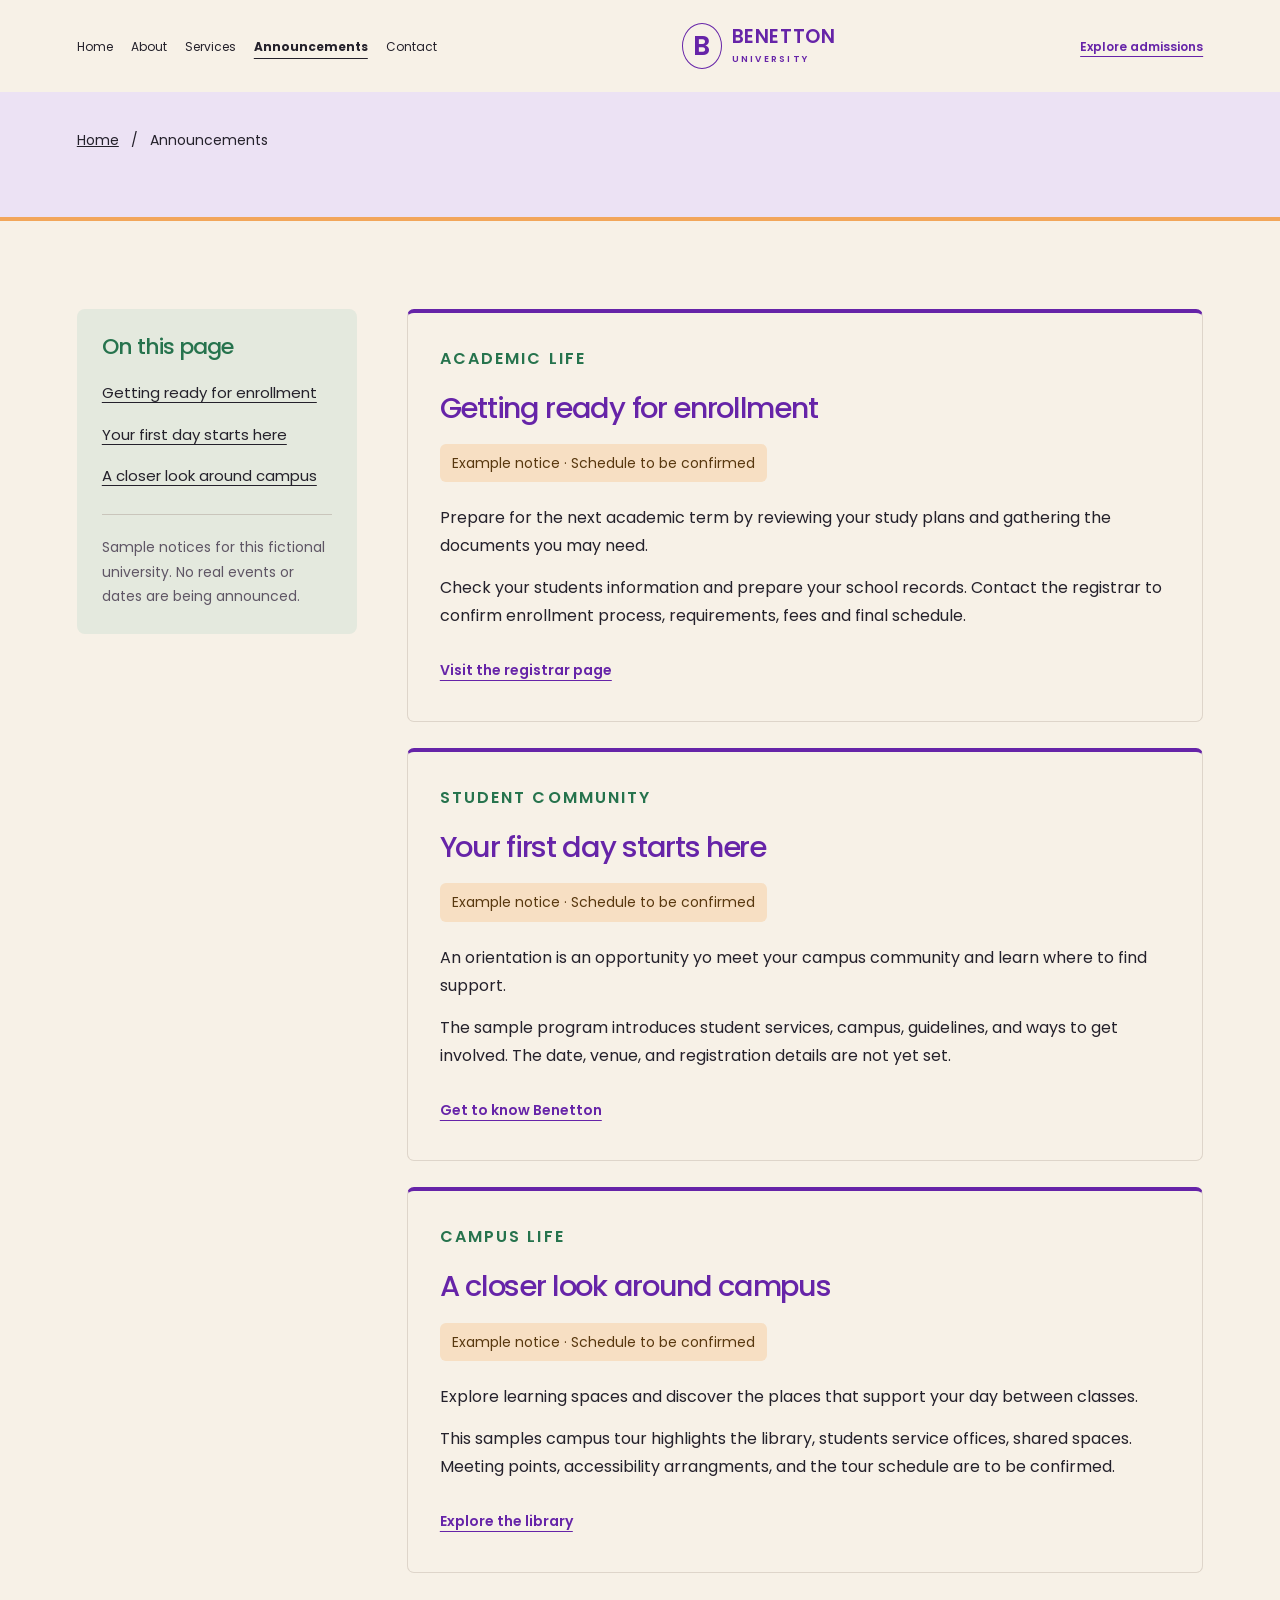
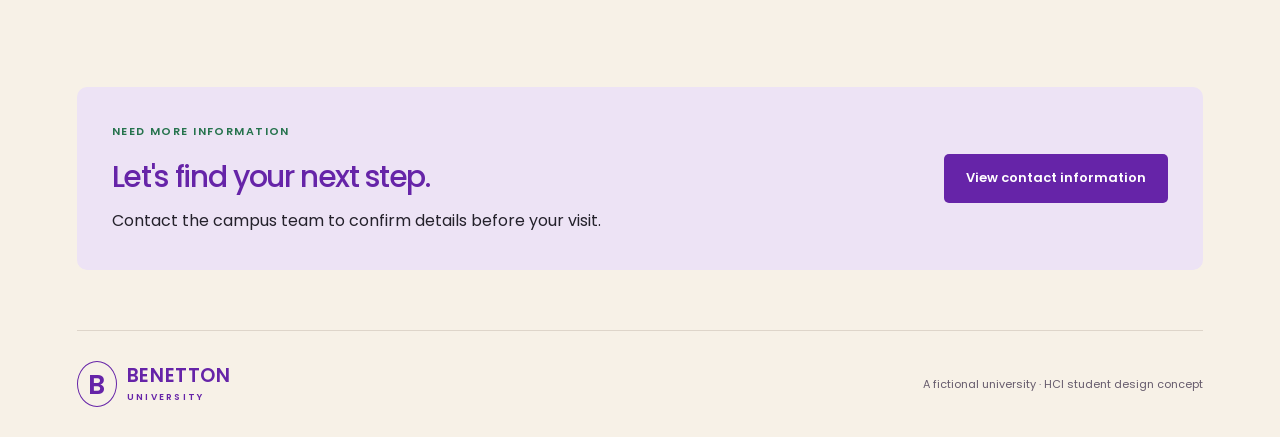
<file: announcement.html>
<!DOCTYPE html>
<html lang="en">
<head>
  <meta charset="UTF-8">
  <meta name="viewport" content="width=device-width, initial-scale=1.0">

  <title>Announcements | Benetton University</title>

  <meta
    name="description"
    content="Read campus updates, enrollment reminders, and student community notices in one place."
  >

  <link rel="preconnect" href="https://fonts.googleapis.com">
  <link rel="preconnect" href="https://fonts.gstatic.com" crossorigin>

  <link
    href="https://fonts.googleapis.com/css2?family=Poppins:ital,wght@0,400;0,500;0,600;0,700;1,400&display=swap"
    rel="stylesheet"
  >

  <link rel="stylesheet" href="styles.css">
</head>

<body>

    <a class="skip" href="#main">Skip to content</a>

    <!-- MAIN NAVIGATION -->
    <header>
        <div class="wrap header-inner">

            <nav aria-label="Main navigation">
                <a href="index.html#home">Home</a>
                <a href="about.html">About</a>
                <a href="services.html">Services</a>
                <a href="announcement.html" aria-current="page">Announcements</a>
                <a href="index.html#contact">Contact</a>
            </nav>

            <a class="brand" href="index.html#home">
                <span class="seal">B</span>
                <span>
                    BENETTON
                    <small>UNIVERSITY</small>
                </span>
            </a>

            <a class="header-cta" href="index.html#admissions">
                Explore admissions
            </a>
        </div>
    </header>

    <main>

        <!-- PAGE TITLE -->
         <section class="page-intro">
            <div class="wrap">

                <nav class="breadcrumbs" aria-label="Breadcrumb">
                    <a href="index.html">Home</a>
                    <span>/</span>
                    <span aria-current="page">Announcements</span>
                </nav>
            </div>
         </section>

         <section class="section wrap announcement-layout">

            <!-- SHORTCUTS TO EACH ANNOUNCMENT -->
            <aside class="notice-index">

                <h2>On this page</h2>

                <a href="#enrollment">Getting ready for enrollment</a>
                <a href="#orientation">Your first day starts here</a>
                <a href="#campus-tour">A closer look around campus</a>

                <p class="demo-note">
                    Sample notices for this fictional university.
                    No real events or dates are being announced.
                </p>
            </aside>

            <!-- FULL ANNOUNCEMENT -->
            <div class="notice-list">

                <article id="enrollment" class="notice">

                    <p class="eyebrow">ACADEMIC LIFE</p>

                    <h2>Getting ready for enrollment</h2>

                    <span class="notice-status">
                        Example notice · Schedule to be confirmed
                    </span>

                    <p>
                        Prepare for the next academic term by reviewing your study plans and gathering the documents you may need.
                    </p>

                    <p>
                        Check your students information and prepare your school records. Contact the registrar to confirm enrollment process, requirements, fees and final schedule.
                    </p>

                    <a class="service-link" href="registrar.html">
                        Visit the registrar page
                    </a>
                </article>

                <article id="orientation" class="notice">

                    <p class="eyebrow">STUDENT COMMUNITY</p>

                    <h2>Your first day starts here</h2>

                    <span class="notice-status">
                        Example notice · Schedule to be confirmed
                    </span>

                    <p>
                        An orientation is an opportunity yo meet your campus community and learn where to find support.
                    </p>

                    <p>
                        The sample program introduces student services, campus, guidelines, and ways to get involved. The date, venue, and registration details are not yet set.
                    </p>

                    <a class="service-link" href="about.html">
                        Get to know Benetton
                    </a>

                </article>

                <article id="campus-tour" class="notice">
                    
                    <p class="eyebrow">CAMPUS LIFE</p>

                    <h2>A closer look around campus</h2>

                    <span class="notice-status">
                        Example notice · Schedule to be confirmed
                    </span>

                    <p>
                        Explore learning spaces and discover the places that support your day between classes.
                    </p>

                    <p>
                        This samples campus tour highlights the library, students service offices, shared spaces. Meeting points, accessibility arrangments, and the tour schedule are to be confirmed.
                    </p>

                    <a class="service-link" href="library.html">
                        Explore the library
                    </a>
                    
                </article>

            </div>

         </section>
         
         <section class="wrap next-step"> 
            
            <div>
                <p class="eyebrow">NEED MORE INFORMATION</p>
                <h2>Let's find your next step.</h2>
                <p>Contact the campus team to confirm details before your visit.</p>
            </div>

            <a class="button purple" href="index.html#contact">
                View contact information
            </a>
    </main>

     <footer class="wrap">

        <a class="brand" href="index.html#home">
            <span class="seal">B</span>
            <span>
                BENETTON
                <small>UNIVERSITY</small>
            </span>
        </a>

         <div>
             <p>A fictional university · HCI student design concept</p>
         </div>

     </footer>
</body>
    
</html>
</file>
<file: styles.css>
/* =========================================
   COLORS AND GENERAL STYLES
   ========================================= */

:root {
  --purple: #6624a8;
  --green: #26734d;
  --orange: #f2a65a;
  --cream: #f7f1e7;
  --text: #24212b;
  --line: #ded5ca;
}

* {
  box-sizing: border-box;
}

html {
  scroll-behavior: smooth;
  scroll-padding-top: 22px;
}

body {
  margin: 0;
  background: var(--cream);
  color: var(--text);
  font: 16px / 1.75 "Poppins", sans-serif;
}

button,
input,
select,
textarea {
  font: inherit;
}

h1,
h2,
h3,
p,
figure {
  margin: 0;
}

h1,
h2,
h3 {
  line-height: 1.22;
}

h1,
h2 {
  font-weight: 500;
  letter-spacing: -0.045em;
}

h1 {
  font-size: clamp(38px, 4.6vw, 66px);
}

h2 {
  font-size: clamp(30px, 3vw, 43px);
}

h3 {
  font-size: 21px;
  font-weight: 600;
}

p + p {
  margin-top: 14px;
}

a {
  color: inherit;
}

img {
  display: block;
  width: 100%;
  object-fit: cover;
}

.wrap {
  width: min(1150px, 88%);
  margin: auto;
}

.section {
  padding: 88px 0;
}

.eyebrow {
  font-size: 11px;
  font-weight: 600;
  letter-spacing: 0.13em;
  color: var(--green);
  margin-bottom: 18px;
}


/* =========================================
   HEADER AND NAVIGATION
   ========================================= */

.header-inner {
  display: flex;
  align-items: center;
  justify-content: space-between;
  gap: 25px;
  padding: 23px 0;
}

.brand {
  display: flex;
  align-items: center;
  gap: 10px;
  color: var(--purple);
  text-decoration: none;
  font-size: 19px;
  font-weight: 600;
  letter-spacing: 0.03em;
  line-height: 1.1;
}

.brand small {
  display: block;
  font-size: 9px;
  letter-spacing: 0.25em;
  margin-top: 7px;
}

.seal {
  width: 40px;
  height: 46px;
  border: 1px solid var(--purple);
  border-radius: 50%;
  display: grid;
  place-items: center;
  font-size: 27px;
}

nav {
  display: flex;
  flex-wrap: wrap;
  gap: 18px;
}

nav a {
  font-size: 12px;
  text-decoration: none;
  padding: 10px 0;
}

nav a:hover {
  text-decoration: underline;
  text-underline-offset: 6px;
}

.header-cta {
  font-size: 12px;
  font-weight: 600;
  color: var(--purple);
  text-underline-offset: 5px;
}


/* =========================================
   HOME BANNER
   ========================================= */

.hero {
  width: calc(100% - 32px);
  max-width: 1600px;
  margin: auto;
  min-height: 600px;
  border-radius: 12px;
  position: relative;
  overflow: hidden;
  display: grid;
  place-items: center;
  text-align: center;
  padding: 65px 20px;
}

.hero-bg,
.hero-shade {
  position: absolute;
  inset: 0;
  height: 100%;
}

.hero-shade {
  background: linear-gradient(
    180deg,
    #21152d88,
    #21152db5
  );
}

.hero-content {
  position: relative;
  color: white;
  max-width: 950px;
}

.hero-seal {
  font-size: 44px;
  border: 2px solid #f7f1e7aa;
  border-radius: 50%;
  width: 78px;
  height: 86px;
  margin: 0 auto 24px;
  display: grid;
  place-items: center;
}

.hero .eyebrow {
  color: var(--orange);
  font-size: 10px;
}

.hero-content > p:not(.eyebrow) {
  margin: 22px 0 28px;
  font-size: 15px;
}


/* =========================================
   BUTTONS
   ========================================= */

.button {
  display: inline-block;
  padding: 13px 22px;
  border-radius: 5px;
  font-size: 13px;
  font-weight: 600;
  text-decoration: none;
  transition:
    transform 0.2s,
    background 0.2s;
}

.button:hover {
  transform: translateY(-3px);
}

.purple {
  background: var(--purple);
  color: white;
}

.purple:hover {
  background: #4f1788;
}

.orange {
  background: var(--orange);
  color: var(--text);
}

.orange:hover {
  background: #ffc17d;
}


/* =========================================
   PROGRAMS
   ========================================= */

.programs {
  display: grid;
  grid-template-columns: 0.9fr 1.1fr;
  gap: 85px;
  align-items: center;
}

.program-intro h2 {
  color: var(--purple);
  margin-bottom: 24px;
}

.program-intro > p:not(.eyebrow) {
  font-size: 15px;
  color: #635b67;
  margin-bottom: 28px;
  max-width: 400px;
}

.section-number {
  display: block;
  margin-top: 50px;
  font-size: 11px;
  color: var(--green);
  letter-spacing: 0.17em;
}

.program-grid {
  display: grid;
  grid-template-columns: 1fr 1fr;
  gap: 20px;
  padding-bottom: 32px;
}

.program-card {
  position: relative;
  height: 230px;
  overflow: hidden;
  border-radius: 7px;
  background: var(--green);
  color: white;
  text-decoration: none;
}

.program-card:nth-child(even) {
  transform: translateY(32px);
}

.program-card::after {
  content: "";
  position: absolute;
  inset: 0;
  background: linear-gradient(
    transparent 20%,
    #17121bdd
  );
}

.program-card img {
  height: 100%;
  transition: transform 0.3s;
}

.program-card:hover img {
  transform: scale(1.06);
}

.program-card > div {
  position: absolute;
  bottom: 20px;
  left: 18px;
  right: 18px;
  z-index: 1;
}

.program-card small {
  font-size: 8px;
  letter-spacing: 0.08em;
}

.program-card h3 {
  font-size: 17px;
  margin-top: 5px;
}


/* =========================================
   ABOUT SECTION ON THE HOMEPAGE
   ========================================= */

.about-band {
  background: var(--purple);
  color: white;
  padding-top: 64px;
  position: relative;
  margin-bottom: 90px;
}

.about-grid {
  display: grid;
  grid-template-columns: 1fr 1.15fr;
  gap: 75px;
  position: relative;
  z-index: 1;
}

.about-band .eyebrow {
  color: var(--orange);
}

.about-band h2 {
  font-size: 38px;
  margin-bottom: 26px;
}

.light-link {
  font-size: 13px;
  text-underline-offset: 6px;
}

.about-grid > div > p:not(.eyebrow) {
  font-size: 14px;
  margin-bottom: 25px;
}

.about-grid img {
  height: 285px;
  position: relative;
  margin-bottom: -65px;
  border-radius: 4px;
}

.outline-word {
  font-size: clamp(55px, 8vw, 110px);
  font-weight: 600;
  line-height: 1.2;
  color: transparent;
  -webkit-text-stroke: 1px #ffffff55;
  padding: 20px 6% 0;
  white-space: nowrap;
  overflow: hidden;
}


/* =========================================
   ENROLLMENT AND FEE CARDS
   ========================================= */

.fees {
  display: grid;
  grid-template-columns: 1.1fr 1fr 1fr;
  gap: 24px;
  padding-top: 25px;
  align-items: start;
}

.fees > div {
  padding-right: 20px;
}

.fees h2 {
  color: var(--purple);
  margin-bottom: 22px;
}

.fees > div > p:not(.eyebrow) {
  font-size: 14px;
  color: #635b67;
  margin-bottom: 24px;
}

.fee-card {
  background: var(--purple);
  color: white;
  padding: 30px 25px;
  border-radius: 5px;
  min-height: 330px;
}

.fee-card .eyebrow {
  color: var(--orange);
  font-size: 10px;
}

.fee-card h3 {
  font-size: 21px;
}

.fee-card ul {
  padding-left: 18px;
  font-size: 13px;
  line-height: 1.8;
  margin: 24px 0;
}

.fee-card li {
  margin-bottom: 10px;
}

.fee-card.light {
  background: #e4e9de;
  color: var(--text);
}

.fee-card.light .eyebrow {
  color: var(--green);
}

.note {
  font-size: 11px;
  border-top: 1px solid #ffffff50;
  padding-top: 13px;
}

.light .note {
  border-color: #b9c8b4;
}


/* =========================================
   CAMPUS LIFE
   ========================================= */

.campus-band {
  background: var(--green);
  color: white;
  padding-top: 45px;
}

.campus-heading {
  display: grid;
  grid-template-columns: 1fr 2fr;
  gap: 30px;
  padding-bottom: 35px;
  align-items: start;
}

.pill {
  border: 1px solid currentColor;
  border-radius: 30px;
  font-size: 11px;
  padding: 6px 14px;
  width: fit-content;
}

.campus-heading p {
  font-size: 14px;
  margin-top: 17px;
  max-width: 590px;
}

.campus-band > img {
  height: 350px;
  object-position: center 57%;
}


/* =========================================
   SECTION HEADINGS AND SERVICE CARDS
   ========================================= */

.section-head {
  display: flex;
  align-items: end;
  justify-content: space-between;
  gap: 25px;
  margin-bottom: 35px;
}

.section-head h2 {
  color: var(--purple);
}

.section-head > p {
  font-size: 13px;
  color: #655a68;
}

.section-head .eyebrow {
  margin-bottom: 10px;
}

.services-grid {
  display: grid;
  grid-template-columns: repeat(3, 1fr);
  gap: 26px;
}

.services-grid article {
  padding: 25px;
  border: 1px solid var(--line);
  border-top: 3px solid var(--purple);
  border-radius: 5px;
}

.services-grid article:nth-child(2) {
  border-top-color: var(--green);
}

.services-grid article:nth-child(3) {
  border-top-color: var(--orange);
}

.service-num {
  display: block;
  font-size: 12px;
  color: var(--green);
  margin-bottom: 22px;
}

.services-grid h3 {
  color: var(--purple);
  margin-bottom: 12px;
}

.services-grid p {
  font-size: 14px;
  color: #615866;
}

.services-grid details {
  margin-top: 22px;
  font-size: 12px;
}

.services-grid summary {
  cursor: pointer;
  color: var(--purple);
  font-weight: 600;
  padding: 8px 0;
}

.services-grid details p {
  margin-top: 12px;
  font-size: 13px;
}


/* =========================================
   ADMISSIONS
   ========================================= */

.admissions {
  background: #eee7df;
}

.center-heading {
  text-align: center;
  margin-bottom: 35px;
}

.center-heading h2 {
  color: var(--purple);
  margin-bottom: 13px;
}

.center-heading > p:last-child {
  font-size: 14px;
  color: #665c68;
}

.admission-grid {
  display: grid;
  grid-template-columns: 1fr 1fr;
  max-width: 980px;
  margin: auto;
  align-items: stretch;
}

.admission-grid > img {
  height: 100%;
  min-height: 430px;
  border-radius: 7px 0 0 7px;
}

.admission-panel {
  background: var(--cream);
  padding: 38px;
  border: 1px solid var(--line);
  border-radius: 0 7px 7px 0;
}

.admission-panel ol {
  padding-left: 20px;
  margin: 23px 0;
}

.admission-panel li {
  margin-bottom: 17px;
  font-size: 13px;
  padding-left: 5px;
}

.admission-panel li span {
  display: block;
  color: #655b6b;
  font-size: 12px;
  margin-top: 4px;
}

.admission-panel .button {
  display: block;
  text-align: center;
}

.admission-panel > small {
  display: block;
  font-size: 10px;
  margin-top: 13px;
  color: #655b6b;
}


/* =========================================
   HOMEPAGE ANNOUNCEMENT CARDS
   ========================================= */

.events {
  display: grid;
  grid-template-columns: repeat(3, 1fr);
  gap: 24px;
}

.events article {
  border: 1px solid var(--line);
  border-radius: 5px;
  overflow: hidden;
}

.events img {
  height: 200px;
}

.events article > div {
  padding: 23px;
}

.events .eyebrow {
  font-size: 9px;
  margin-bottom: 12px;
  display: block;
}

.events h3 {
  font-size: 19px;
  margin-bottom: 12px;
}

.events p {
  font-size: 13px;
  color: #635967;
}


/* =========================================
   CONTACT AND FOOTER
   ========================================= */

.contact-banner {
  background: var(--purple);
  color: white;
  padding: 40px 50px;
  border-radius: 8px;
  display: grid;
  grid-template-columns: 1fr 1fr;
  gap: 45px;
  margin-bottom: 45px;
}

.contact-banner .eyebrow {
  color: var(--orange);
}

.contact-banner h2 {
  font-size: 34px;
}

address {
  font-style: normal;
  align-self: center;
  font-size: 13px;
}

address p + p {
  margin-top: 8px;
}

address small {
  display: block;
  font-size: 11px;
  margin-top: 10px;
  color: #e5cdef;
}

footer {
  border-top: 1px solid var(--line);
  padding: 30px 0;
  display: flex;
  justify-content: space-between;
  gap: 30px;
  align-items: center;
}

footer > div {
  font-size: 11px;
  text-align: right;
  color: #665b6c;
}

footer small {
  font-size: 10px;
}

.source-links {
  margin-top: 8px;
}

.site-footer {
  display: block;
  padding-bottom: 0;
}

.footer-info {
  display: flex;
  flex-wrap: wrap;
  justify-content: space-between;
  align-items: center;
  gap: 24px;
  margin-bottom: 24px;
}

.footer-photo {
  width: 100%;
  height: clamp(190px, 32vw, 350px);
  object-fit: cover;
  object-position: center;
}


/* =========================================
   KEYBOARD ACCESSIBILITY
   ========================================= */

.skip {
  position: absolute;
  top: -100px;
  left: 12px;
  background: var(--purple);
  color: white;
  padding: 10px;
  z-index: 10;
}

.skip:focus {
  top: 10px;
}

a:focus-visible,
summary:focus-visible {
  outline: 3px solid var(--orange);
  outline-offset: 5px;
}

.services-grid summary:focus-visible,
header a:focus-visible {
  outline-color: var(--green);
}


/* =========================================
   DESKTOP HEADER POSITION
   ========================================= */

@media (min-width: 1000px) {
  .header-inner {
    display: grid;
    grid-template-columns: auto auto auto;
  }
}


/* =========================================
   TABLET LAYOUT
   ========================================= */

@media (max-width: 1000px) {
  .header-inner {
    flex-wrap: wrap;
  }

  .brand {
    order: -1;
  }

  .header-cta {
    display: none;
  }

  .programs {
    gap: 40px;
  }

  .about-grid {
    gap: 40px;
  }

  .fees {
    grid-template-columns: 1fr 1fr;
  }

  .fees > div {
    grid-column: 1 / -1;
  }

  .services-grid {
    gap: 14px;
  }

  .contact-banner {
    padding: 35px;
  }
}


/* =========================================
   PHONE LAYOUT
   ========================================= */

@media (max-width: 700px) {
  .wrap {
    width: 88%;
  }

  .section {
    padding: 55px 0;
  }

  .header-inner {
    gap: 17px;
  }

  nav {
    gap: 14px;
  }

  nav a {
    font-size: 11px;
  }

  .hero {
    min-height: 520px;
    width: calc(100% - 20px);
    padding: 45px 20px;
  }

  h1 {
    font-size: 37px;
  }

  .hero-content > p:not(.eyebrow) {
    font-size: 13px;
  }

  .hero-content br {
    display: none;
  }

  .hero .eyebrow {
    font-size: 8px;
  }

  .programs,
  .about-grid,
  .fees,
  .admission-grid,
  .contact-banner {
    grid-template-columns: 1fr;
  }

  .programs {
    gap: 30px;
  }

  .section-number {
    margin-top: 25px;
  }

  .program-grid {
    gap: 12px;
  }

  .program-card {
    height: 210px;
  }

  .program-card h3 {
    font-size: 14px;
  }

  .program-card small {
    font-size: 7px;
  }

  .program-card > div {
    left: 13px;
    right: 13px;
  }

  .about-band {
    padding-top: 45px;
    margin-bottom: 45px;
  }

  .about-grid {
    gap: 28px;
  }

  .about-band h2 {
    font-size: 32px;
  }

  .about-grid img {
    margin-bottom: 0;
    height: 250px;
  }

  .outline-word {
    padding-top: 20px;
    padding-bottom: 10px;
    font-size: 49px;
  }

  .fees > div {
    grid-column: auto;
  }

  .fee-card {
    min-height: 0;
  }

  .campus-heading {
    grid-template-columns: 1fr;
    gap: 20px;
  }

  .campus-band > img {
    height: 260px;
  }

  .section-head {
    flex-direction: column;
    align-items: start;
  }

  .services-grid,
  .events {
    grid-template-columns: 1fr;
  }

  .admission-grid > img {
    height: 270px;
    min-height: 0;
    border-radius: 7px 7px 0 0;
  }

  .admission-panel {
    padding: 25px;
    border-radius: 0 0 7px 7px;
  }

  .events img {
    height: 240px;
  }

  .contact-banner {
    gap: 28px;
    padding: 30px;
  }

  .contact-banner h2 {
    font-size: 30px;
  }

  footer {
    flex-direction: column;
    align-items: start;
  }

  footer > div {
    text-align: left;
  }
}


/* Respect visitors who prefer less animation */

@media (prefers-reduced-motion: reduce) {
  html {
    scroll-behavior: auto;
  }

  * {
    transition: none !important;
  }
}


/* =========================================
   SHARED STYLES FOR ADDITIONAL PAGES
   Library, Registrar, Canteen,
   About, and Announcements
   ========================================= */

.service-link {
  display: block;
  width: fit-content;
  margin-top: 22px;
  color: var(--purple);
  font-size: 14px;
  font-weight: 600;
  text-underline-offset: 5px;
  padding: 6px 0;
}

.page-intro {
  background: #ece2f4;
  padding: 26px 0 54px;
  border-bottom: 4px solid var(--orange);
}

.service-intro-layout {
  display: grid;
  grid-template-columns: 1fr 1fr;
  column-gap: 48px;
  align-content: center;
}

.service-intro-layout > .breadcrumbs {
  grid-column: 1 / -1;
  margin-bottom: 28px;
}

.service-intro-layout > .eyebrow,
.service-intro-layout > h1,
.service-intro-layout > .page-lead,
.service-intro-layout > .service-tabs {
  grid-column: 1;
}

.service-intro-layout > .eyebrow {
  margin-top: 0;
}

.service-intro-photo {
  grid-column: 2;
  grid-row: 2 / 6;
  align-self: center;
  height: clamp(280px, 30vw, 380px);
  min-width: 0;
  border-radius: 10px;
  object-fit: cover;
}

@media (max-width: 760px) {
  .service-intro-layout {
    grid-template-columns: 1fr;
  }

  .service-intro-photo {
    grid-column: 1;
    grid-row: auto;
    height: clamp(220px, 55vw, 340px);
    margin-top: 24px;
  }
}

.page-intro h1 {
  color: var(--purple);
  font-size: clamp(38px, 5vw, 62px);
}

.page-intro .eyebrow {
  margin-top: 28px;
}

.page-lead {
  max-width: 720px;
  margin-top: 20px;
  font-size: 18px;
  color: #53455d;
}


/* Breadcrumb navigation */

.breadcrumbs {
  display: flex;
  gap: 12px;
  font-size: 14px;
  align-items: center;
  flex-wrap: wrap;
}

.breadcrumbs a {
  font-size: 14px;
  text-decoration: underline;
}


/* Links between the three service pages */

.service-tabs {
  display: flex;
  align-items: center;
  align-self: start;
  gap: 16px;
  flex-wrap: wrap;
  padding: 25px 0 0;
}

.service-tabs a {
  display: inline-flex;
  align-items: center;
  justify-content: center;
  min-height: 44px;
  line-height: 1.4;
  white-space: nowrap;
  padding: 9px 20px;
  border: 1px solid var(--purple);
  border-radius: 30px;
  text-decoration: none;
  color: var(--purple);
  font-size: 15px;
}

.service-tabs a[aria-current="page"] {
  background: var(--purple);
  color: white;
}

header a[aria-current] {
  font-weight: 700;
  text-decoration: underline;
  text-underline-offset: 7px;
}


/* Information cards */

.info-grid {
  display: grid;
  grid-template-columns: repeat(3, 1fr);
  gap: 24px;
}

.info-card {
  padding: 30px;
  border: 1px solid var(--line);
  border-top: 3px solid var(--green);
  border-radius: 7px;
  background: var(--cream);
}

.service-overview .info-card {
  display: flex;
  flex-direction: column;
  overflow: hidden;
}

.service-overview .info-card > img {
  height: 190px;
  border-radius: 5px;
  margin-bottom: 24px;
}

.service-overview .service-num {
  margin-bottom: 12px;
}

.service-overview .service-link {
  margin-top: auto;
  padding-top: 24px;
}

.info-card h3 {
  color: var(--purple);
  margin-bottom: 15px;
}

.info-card p {
  font-size: 16px;
  color: #5f5665;
}


/* Main content and visit-information sidebar */

.detail-layout {
  display: grid;
  grid-template-columns: 1.6fr 1fr;
  gap: 60px;
  align-items: start;
  padding-bottom: 60px;
}

.detail-layout h2 {
  color: var(--purple);
}

.steps {
  padding-left: 24px;
  margin: 28px 0;
}

.steps li {
  padding: 0 0 20px 10px;
}

.steps span {
  display: block;
  color: #625968;
  margin-top: 6px;
}

.visit-panel {
  background: #e4e9de;
  padding: 30px;
  border-radius: 8px;
}

.visit-panel h3 {
  color: var(--green);
}

.visit-panel dt {
  font-size: 14px;
  font-weight: 600;
  margin-top: 20px;
}

.visit-panel dd {
  margin: 5px 0 0;
}

.demo-note {
  font-size: 14px;
  color: #5f5665;
  border-top: 1px solid #c9c5bb;
  padding-top: 20px;
  margin-top: 25px;
}


/* Expandable questions and answers */

.faq details {
  padding: 18px 0;
  border-top: 1px solid var(--line);
}

.faq summary {
  cursor: pointer;
  color: var(--purple);
  font-weight: 600;
}

.faq details p {
  padding-top: 15px;
}

.campus-list {
  padding-left: 22px;
}

.campus-list li {
  margin: 18px 0;
}


/* Contact prompt at the bottom of additional pages */

.next-step {
  display: flex;
  align-items: center;
  justify-content: space-between;
  gap: 30px;
  background: #ede3f5;
  border-radius: 10px;
  padding: 35px;
  margin-bottom: 60px;
}

.next-step h2 {
  color: var(--purple);
  font-size: 30px;
  margin-bottom: 12px;
}

.next-step .button {
  flex-shrink: 0;
}


/* =========================================
   ABOUT PAGE
   ========================================= */

.about-page {
  display: grid;
  grid-template-columns: 1fr 1fr;
  gap: 60px;
  align-items: center;
}

.about-page h2 {
  color: var(--purple);
  margin-bottom: 25px;
}

.about-page img {
  height: 440px;
  border-radius: 8px 70px 8px 8px;
}

.values-section {
  background: var(--green);
  padding: 50px 0;
}


/* =========================================
   ANNOUNCEMENTS PAGE
   ========================================= */

.announcement-layout {
  display: grid;
  grid-template-columns: 280px 1fr;
  gap: 50px;
  align-items: start;
}

.notice-index {
  background: #e4e9de;
  padding: 25px;
  border-radius: 8px;
}

.notice-index h2 {
  font-size: 22px;
  color: var(--green);
  margin-bottom: 20px;
}

.notice-index a {
  display: block;
  font-size: 15px;
  margin-top: 15px;
  text-underline-offset: 4px;
}

.notice {
  padding: 32px;
  border: 1px solid var(--line);
  border-top: 4px solid var(--purple);
  border-radius: 7px;
  margin-bottom: 26px;
  scroll-margin-top: 25px;
}

.notice h2 {
  font-size: 29px;
  color: var(--purple);
  margin-bottom: 18px;
}

.notice-status {
  display: inline-block;
  background: #f7dfc3;
  color: #58380f;
  padding: 7px 12px;
  border-radius: 6px;
  font-size: 14px;
  margin-bottom: 22px;
}

.notice p {
  font-size: 16px;
}

.notice:target {
  outline: 2px solid var(--purple);
  outline-offset: 5px;
}


/* =========================================
   RESPONSIVE ADDITIONAL PAGES
   ========================================= */

@media (max-width: 760px) {
  .info-grid,
  .detail-layout,
  .about-page,
  .announcement-layout {
    grid-template-columns: 1fr;
  }

  .detail-layout,
  .about-page,
  .announcement-layout {
    gap: 30px;
  }

  .next-step {
    flex-direction: column;
    align-items: start;
    padding: 25px;
  }

  .page-lead {
    font-size: 16px;
  }

  .page-intro {
    padding-bottom: 35px;
  }

  .about-page img {
    height: 280px;
  }

  .info-card,
  .notice {
    padding: 24px;
  }

  .service-tabs {
    gap: 10px;
  }

  .service-tabs a {
    padding: 8px 15px;
  }

  .announcement-layout {
    padding-top: 35px;
  }
}
</file>
